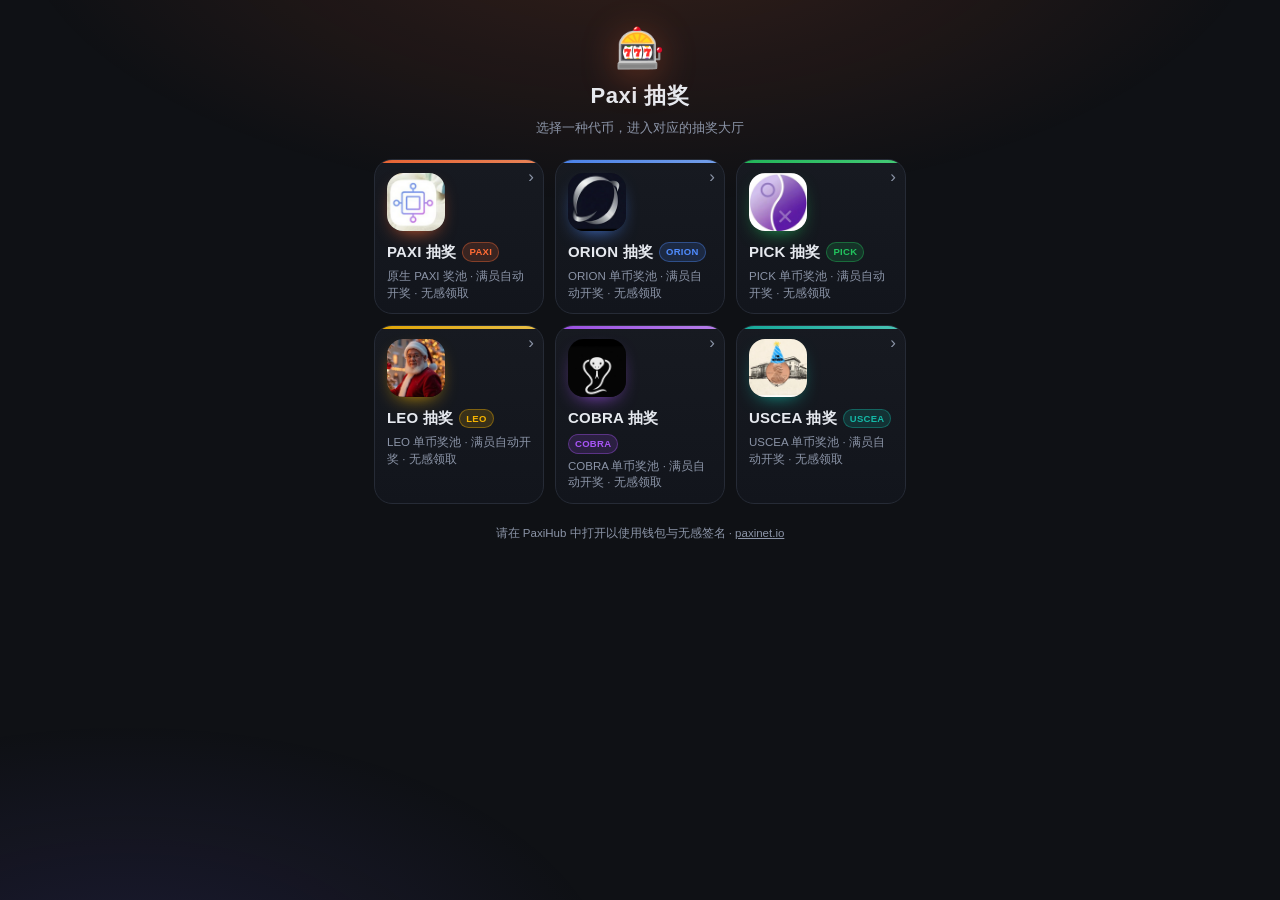
<file: index.html>
<!DOCTYPE html>
<html lang="zh-CN">
<head>
<meta charset="utf-8" />
<meta name="viewport" content="width=device-width, initial-scale=1, viewport-fit=cover" />
<meta name="theme-color" content="#0f1115" />
<meta name="mobile-web-app-capable" content="yes" />
<meta name="apple-mobile-web-app-capable" content="yes" />
<meta name="apple-mobile-web-app-status-bar-style" content="black-translucent" />
<meta name="apple-mobile-web-app-title" content="Paxi 抽奖" />
<meta name="format-detection" content="telephone=no" />
<title>Paxi 抽奖</title>
<link rel="icon" href="./icon.svg" type="image/svg+xml" />
<!--
  说明（给维护者）：
  · 本页只是门户，六套单币抽奖前端分别在 ./paxi/ ./orion/ ./pick/ ./leo/ ./cobra/ ./uscea/，
    它们是同一份代码（tools/build_sites.py 一键生成），只有 config.js / manifest.json / 图标不同。
  · 单币模型：币先充入合约内部余额，参与/建池/领奖均从内部余额扣，
    开无感签名后全程不弹钱包（充值/提现除外）。
  · 主站 paxi-game-hub 里的抽奖入口指向的就是本仓库根路径，所以门户放在根目录
    是刻意的 —— 主站一行都不用改。
  · 本页**故意不注册 Service Worker**：旧版根目录那个 scope=/ 的 SW 需要被
    根 sw.js（自杀脚本）顶掉，注册反而会来回反复。详见根 sw.js 的注释。
  · 每个子目录的链接用 "./xxx/" 结尾（目录形式），由 Pages 自动补 index.html，
    这样也保证了子站 SW 的 scope 天然限定在各自目录内。
  · 版式：一行三个，六张卡片正好两行。320px 最窄屏不折行。
  · 各站的合约地址在各自 config.js 的 contract 字段，本页不涉及链上调用。
  · 旧双币版 tkcc/ 目录保留在仓库中但不再列入门户（已被单币版替代）。
-->
<style>
  :root {
    color-scheme: dark;
    --bg: #0f1115;
    --card: #171a21;
    --card-2: #12151c;
    --line: #262b36;
    --txt: #e6e9ef;
    --muted: #8b94a7;
    --gap: 11px;
    --pad: 14px;              /* 页面左右留白 */
  }
  * { box-sizing: border-box; }
  html, body { height: 100%; }
  body {
    margin: 0;
    background: var(--bg);
    color: var(--txt);
    font: 15px/1.6 -apple-system, BlinkMacSystemFont, "PingFang SC", "Microsoft YaHei", sans-serif;
    -webkit-tap-highlight-color: transparent;
    -webkit-text-size-adjust: 100%;
    overflow-x: clip;
  }
  body::before {
    content: "";
    position: fixed;
    inset: 0;
    background:
      radial-gradient(900px 420px at 50% -10%, rgba(255, 107, 53, .16), transparent 70%),
      radial-gradient(700px 380px at 10% 110%, rgba(108, 92, 231, .14), transparent 70%);
    pointer-events: none;
  }
  .wrap {
    position: relative;
    max-width: 560px;
    margin: 0 auto;
    padding: calc(28px + env(safe-area-inset-top)) var(--pad) calc(24px + env(safe-area-inset-bottom));
  }

  header { text-align: center; margin-bottom: 20px; }
  .logo { font-size: 40px; line-height: 1; filter: drop-shadow(0 6px 18px rgba(255, 107, 53, .35)); }
  h1 { margin: 10px 0 5px; font-size: 22px; font-weight: 800; letter-spacing: .5px; }
  .sub { margin: 0; color: var(--muted); font-size: 13px; }

  /* ===== 一行三个（移动端优先，4 张卡片两行放完 3+1） ===== */
  .list {
    display: grid;
    grid-template-columns: repeat(3, minmax(0, 1fr));
    gap: var(--gap);
    align-items: stretch;
  }

  a.card {
    position: relative;
    display: flex; flex-direction: column;
    gap: 9px;
    padding: 13px 12px 12px;
    background: linear-gradient(180deg, var(--card), var(--card-2));
    border: 1px solid var(--line);
    border-radius: 18px;
    text-decoration: none; color: inherit;
    overflow: hidden;
    min-width: 0;                       /* 关键：允许在 grid 里被压缩，否则会撑破一行 */
    transition: transform .14s ease, border-color .14s ease, box-shadow .14s ease;
  }
  /* 卡片顶部一抹主色，代替原来的大色块 */
  a.card::after {
    content: "";
    position: absolute; inset: 0 0 auto;
    height: 3px;
    background: linear-gradient(90deg, var(--ac), var(--ac2));
    opacity: .9;
  }
  a.card:active { transform: scale(.975); }
  a.card:hover { border-color: var(--ac); box-shadow: 0 12px 34px -16px var(--ac); }

  .ic {
    width: 58px; height: 58px;
    border-radius: 16px;
    object-fit: cover;
    display: block;
    background: #0b0d12;
    box-shadow: 0 8px 20px -10px var(--ac), 0 0 0 1px rgba(255,255,255,.06) inset;
  }
  /* 三列布局下，窄屏进一步压缩图标与字号，保证 320px 也不折行/不溢出 */
  @media (max-width: 380px) {
    .ic { width: 40px; height: 40px; border-radius: 11px; }
    a.card { padding: 11px 9px 10px; gap: 7px; }
    .name { font-size: 13px; }
    .desc { font-size: 10.5px; line-height: 1.4; }
  }

  .body { min-width: 0; }
  .name {
    display: flex; align-items: center; flex-wrap: wrap; gap: 4px 6px;
    font-size: 15px; font-weight: 700; letter-spacing: .2px;
  }
  /* 代币名整体不折行。窄屏（320px）时让代币徽标掉到第二行，
     而不是把名字截成"ORION…"。实测 320px 下名字最长 89px < 可用 115px，不会溢出。 */
  .name span.t { white-space: nowrap; }
  .sym {
    flex: 0 0 auto;
    font-size: 9.5px; font-weight: 700; letter-spacing: .3px;
    padding: 1px 6px; border-radius: 999px;
    color: var(--ac);
    background: color-mix(in srgb, var(--ac) 16%, transparent);
    border: 1px solid color-mix(in srgb, var(--ac) 38%, transparent);
  }
  .desc {
    margin-top: 4px;
    font-size: 11.5px; line-height: 1.45; color: var(--muted);
    display: -webkit-box; -webkit-line-clamp: 2; -webkit-box-orient: vertical;
    overflow: hidden;
  }

  /* 四站全部上线，不再需要"营业中 / 即将开放"状态标签，
     改为卡片右上角一个「进入」箭头（绝对定位，不额外占高度）。 */
  .go {
    position: absolute; top: 8px; right: 9px;
    color: var(--muted); font-size: 17px; line-height: 1;
    transition: color .14s ease, transform .14s ease;
  }
  a.card:hover .go, a.card:active .go { color: var(--ac); transform: translateX(1px); }

  footer { margin-top: 20px; text-align: center; color: var(--muted); font-size: 11.5px; }
  footer a { color: var(--muted); }
</style>
</head>
<body>
<div class="wrap">
  <header>
    <div class="logo">🎰</div>
    <h1>Paxi 抽奖</h1>
    <p class="sub">选择一种代币，进入对应的抽奖大厅</p>
  </header>

  <div class="list">
    <a class="card" href="./paxi/" style="--ac:#ff6b35; --ac2:#ff8f5e">
      <img class="ic" src="./paxi/icon-128.png" alt="PAXI" width="58" height="58" decoding="async" />
      <div class="body">
        <div class="name"><span class="t">PAXI 抽奖</span><span class="sym">PAXI</span></div>
        <div class="desc">原生 PAXI 奖池 · 满员自动开奖 · 无感领取</div>
      </div>
      <span class="go">›</span>
    </a>

    <a class="card" href="./orion/" style="--ac:#4f8cff; --ac2:#7faeff">
      <img class="ic" src="./orion/icon-128.png" alt="ORION" width="58" height="58" decoding="async" />
      <div class="body">
        <div class="name"><span class="t">ORION 抽奖</span><span class="sym">ORION</span></div>
        <div class="desc">ORION 单币奖池 · 满员自动开奖 · 无感领取</div>
      </div>
      <span class="go">›</span>
    </a>

    <a class="card" href="./pick/" style="--ac:#22c55e; --ac2:#4ade80">
      <img class="ic" src="./pick/icon-128.png" alt="PICK" width="58" height="58" decoding="async" />
      <div class="body">
        <div class="name"><span class="t">PICK 抽奖</span><span class="sym">PICK</span></div>
        <div class="desc">PICK 单币奖池 · 满员自动开奖 · 无感领取</div>
      </div>
      <span class="go">›</span>
    </a>

    <a class="card" href="./leo/" style="--ac:#f5b301; --ac2:#ffd24d">
      <img class="ic" src="./leo/icon-128.png" alt="LEO" width="58" height="58" decoding="async" />
      <div class="body">
        <div class="name"><span class="t">LEO 抽奖</span><span class="sym">LEO</span></div>
        <div class="desc">LEO 单币奖池 · 满员自动开奖 · 无感领取</div>
      </div>
      <span class="go">›</span>
    </a>

    <a class="card" href="./cobra/" style="--ac:#a855f7; --ac2:#c98bff">
      <img class="ic" src="./cobra/icon-128.png" alt="COBRA" width="58" height="58" decoding="async" />
      <div class="body">
        <div class="name"><span class="t">COBRA 抽奖</span><span class="sym">COBRA</span></div>
        <div class="desc">COBRA 单币奖池 · 满员自动开奖 · 无感领取</div>
      </div>
      <span class="go">›</span>
    </a>

    <a class="card" href="./uscea/" style="--ac:#14b8a6; --ac2:#4fd6c4">
      <img class="ic" src="./uscea/icon-128.png" alt="USCEA" width="58" height="58" decoding="async" />
      <div class="body">
        <div class="name"><span class="t">USCEA 抽奖</span><span class="sym">USCEA</span></div>
        <div class="desc">USCEA 单币奖池 · 满员自动开奖 · 无感领取</div>
      </div>
      <span class="go">›</span>
    </a>
  </div>

  <footer>
    请在 PaxiHub 中打开以使用钱包与无感签名 · <a href="https://paxinet.io" target="_blank" rel="noopener">paxinet.io</a>
  </footer>
</div>
</body>
</html>
</file>
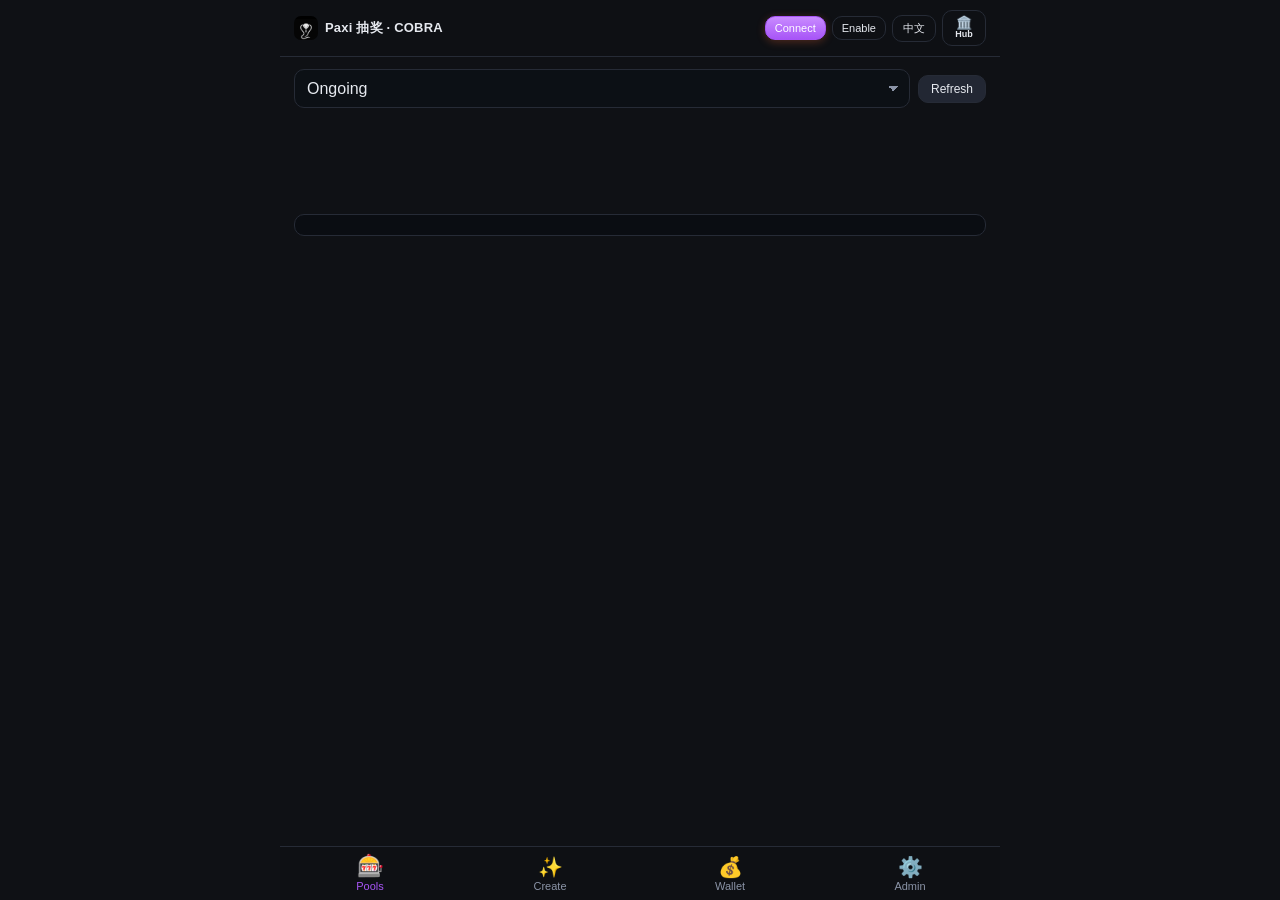
<file: cobra/index.html>
<!DOCTYPE html>
<html lang="zh-CN">
<head>
<meta charset="utf-8" />
<meta name="viewport" content="width=device-width, initial-scale=1, viewport-fit=cover" />

<!-- =====================================================================
     全局脚本错误兜底（必须最先执行）
     ===================================================================== -->
<script>
(function () {
  function show(text) {
    var b = document.getElementById('banner');
    if (b) { b.hidden = false; b.className = 'banner err'; b.textContent = text; }
    var lg = document.getElementById('log');
    if (lg) lg.textContent = '[' + new Date().toLocaleTimeString() + '] ' + text + '\n' + lg.textContent;
  }
  function later(text) {
    if (document.readyState === 'loading') {
      document.addEventListener('DOMContentLoaded', function () { show(text); });
    } else { show(text); }
  }
  window.addEventListener('error', function (ev) {
    var m = (ev && (ev.message || (ev.error && ev.error.message))) || '';
    var f = (ev && ev.filename) ? String(ev.filename).split('/').pop() : '';
    var line = ev && ev.lineno ? ':' + ev.lineno : '';
    var text = m
      ? '⚠️ 脚本错误：' + m + (f ? '（' + f + line + '）' : '')
      : '⚠️ 资源加载失败：' + ((ev && ev.target && (ev.target.src || ev.target.href)) || '未知');
    window.__lastError = text;
    later(text);
  }, true);
  window.addEventListener('unhandledrejection', function (ev) {
    var r = ev && ev.reason;
    window.__lastError = (r && r.message) || String(r);
  });
})();
</script>
<meta name="theme-color" content="#0f1115" />
<meta name="mobile-web-app-capable" content="yes" />
<meta name="apple-mobile-web-app-capable" content="yes" />
<meta name="apple-mobile-web-app-status-bar-style" content="black-translucent" />
<meta name="apple-mobile-web-app-title" content="Paxi 抽奖" />
<title>Paxi 抽奖</title>
<link rel="manifest" href="./manifest.json" />
<link rel="icon" href="./icon-192.png" type="image/png" sizes="192x192" />
<link rel="apple-touch-icon" href="./apple-touch-icon.png" />
<link rel="stylesheet" href="styles.css" />
</head>
<body>
<div class="app">

  <!-- ========== 顶栏 ========== -->
  <header class="topbar">
    <div class="brand"><img class="brand-ic" src="./icon-128.png" alt="" width="24" height="24" decoding="async" /><span>Paxi 抽奖</span></div>
    <div class="wallet">
      <button id="btnConnect" class="btn primary sm" data-i18n="wallet.connect">连接</button>
      <button id="btnSession" class="btn ghost sm" hidden data-i18n="wallet.openSession">开无感</button>
      <button id="btnLang" class="btn ghost sm lang-btn">EN</button>
      <span id="sessTag" class="tag" hidden data-i18n="wallet.sessionTag">无感</span>
      <a id="btnHome" class="btn ghost sm home-btn" href="../" title="返回门户 / Hub" style="text-decoration:none"><span class="home-ic">🏛️</span><span class="home-tx" data-i18n="wallet.home">门户</span></a>
    </div>
  </header>

  <div id="banner" class="banner" hidden></div>
  <div id="toastWrap" class="toast-wrap"></div>

  <main class="pages">

    <!-- ========== 奖池 ========== -->
    <section class="page" id="page-pools">
      <div id="claimsTop" class="claims-top" hidden>
        <div class="claims-title">
          <span data-i18n="pools.claimsTitle">🎁 待领奖</span><i class="claims-count" id="claimsCount"></i>
        </div>
        <div id="claimsTopList" class="list"></div>
      </div>

      <div id="sessionCard" class="session-card" hidden>
        <div class="session-card-icon">💡</div>
        <div class="session-card-body">
          <div class="session-card-title" id="sessionCardTitle"></div>
          <div class="session-card-desc" id="sessionCardDesc"></div>
        </div>
        <button id="btnSessionCard" class="btn primary sm"></button>
      </div>

      <div class="rowbar">
        <select id="fStatus" class="inp">
          <option value="" data-i18n="pools.filter.ongoing">进行中</option>
          <option value="all" data-i18n="pools.filter.all">全部（含已结束）</option>
          <option value="open" data-i18n="pools.filter.open">报名中</option>
          <option value="full" data-i18n="pools.filter.full">已满员</option>
          <option value="drawn" data-i18n="pools.filter.drawn">已开奖</option>
          <option value="expired" data-i18n="pools.filter.expired">已过期</option>
        </select>
        <button id="btnRefresh" class="btn sm" data-i18n="common.refresh">刷新</button>
      </div>
      <div id="list" class="list"></div>
    </section>

    <!-- ========== 创建 ========== -->
    <section class="page" id="page-create" hidden>
      <h2 class="page-title" data-i18n="create.title">建池参数</h2>

      <label class="meta" data-i18n="create.people">人数上限</label>
      <input id="inpPeople" class="inp block" type="number" min="5" max="200" step="1" value="20"
             data-i18n-placeholder="create.peoplePh" placeholder="5 ~ 200" enterkeyhint="done" />

      <label class="meta" id="lblJoin" data-i18n="create.joinAmount">每份参与费（PAXI）</label>
      <input id="inpJoin" class="inp block" type="number" min="0" step="any"
             data-i18n-placeholder="create.joinAmountPh" placeholder="5 ~ 150000" enterkeyhint="done" />

      <div class="cost-box" id="costBox">
        <div class="cost-row"><span data-i18n="create.fee">建池费（upaxi）</span><b id="costCreate">—</b></div>
        <div class="cost-row"><span data-i18n="create.estPool">满员总奖池</span><b id="costPool">—</b></div>
        <div class="cost-row"><span data-i18n="create.estFirst">预计一等奖</span><b id="costFirst">—</b></div>
      </div>

      <button id="btnCreate" class="btn primary block" data-i18n="create.btn">建池并支付建池费</button>
      <p class="hint" style="text-align:center;margin-top:14px" data-i18n="create.hint">
        建池费全额进入奖池并转运营；满员后任何人可触发开奖。
      </p>
    </section>

    <!-- ========== 我的 ========== -->
    <section class="page" id="page-me" hidden>
      <h2 class="page-title" data-i18n="me.title">钱包</h2>

      <!-- 1. 充值 / 提现（置顶，最显眼） -->
      <div class="dep-card">
        <div class="row wrap">
          <input id="depAmount" class="inp" type="number" min="0" step="0.000001"
                 data-i18n-placeholder="me.amount" placeholder="数量" enterkeyhint="done" />
          <select id="depToken" class="inp">
            <option value="token" id="depOptToken"></option>
            <option value="paxi" id="depOptPaxi">PAXI</option>
          </select>
          <button id="btnDeposit" class="btn" data-i18n="me.deposit">充值</button>
          <button id="btnWithdraw" class="btn ghost" data-i18n="me.withdraw">提现</button>
        </div>
        <p class="hint" data-i18n="me.depositHint">充值进合约内部余额后，建池 / 参与 / 领取才能扣款；提现会回到链上钱包地址。</p>
      </div>

      <!-- 2. 余额：内部 | 链上，一行两列 -->
      <div class="bal-grid wb">
        <div class="bal">
          <div class="k head" data-i18n="me.intBalTitle">💰 合约内部余额</div>
          <div class="k" id="balIntLabel">内部 PAXI</div>
          <div class="v" id="balInt">0</div>
          <div id="balIntPaxiBox">
            <div class="k" data-i18n="me.intBalPaxi">内部 PAXI</div>
            <div class="v" id="balIntPaxi">0</div>
          </div>
        </div>
        <div class="bal">
          <div class="k head" data-i18n="me.walletTitle">👛 链上钱包</div>
          <div class="k" id="balTokLabel">链上 PAXI</div>
          <div class="v" id="balTok">0</div>
          <div id="balPaxiBox">
            <div class="k" data-i18n="me.paxiBal">链上 PAXI</div>
            <div class="v" id="balPaxi">0</div>
          </div>
        </div>
      </div>

      <!-- 3. 我的地址 -->
      <div class="bal addr-card">
        <div class="k" data-i18n="me.balAddr">我的地址</div>
        <div class="v addr" id="balAddr">—</div>
      </div>

      <div class="sess-row" id="sessRow">
        <div class="sess-info">
          <div class="k" data-i18n="sessStatus.label">无感会话</div>
          <div class="v off" id="sessStateText"></div>
          <div class="hint" id="sessGasText"></div>
        </div>
        <button id="btnSessionMe" class="btn sm"></button>
      </div>

      <details class="collapse me-sec" id="secClaims">
        <summary data-i18n="me.claims">🎁 待领奖</summary>
        <div id="myClaims" class="list"></div>
      </details>

      <details class="collapse me-sec" id="secCreated">
        <summary data-i18n="me.created">🏗️ 我建的池</summary>
        <div id="myCreated" class="list"></div>
      </details>

      <details class="collapse me-sec" id="secJoined">
        <summary data-i18n="me.joined">🎯 我参与的池</summary>
        <div id="myJoined" class="list"></div>
      </details>
    </section>

    <!-- ========== 管理（仅管理员可见） ========== -->
    <section class="page" id="page-admin" hidden>
      <h2 class="page-title" data-i18n="admin.title">管理员操作</h2>
      <p class="hint" data-i18n="admin.onlyAdmin">仅管理员地址可见本页</p>
      <p class="hint" id="adminsStatus"></p>
      <p class="hint" id="treasuryStatus"></p>
      <p class="hint" id="configStatus"></p>

      <div id="pauseBox" class="row wrap">
        <button id="btnPause" class="btn" data-i18n="admin.pause">暂停合约</button>
        <button id="btnResume" class="btn" data-i18n="admin.resume">恢复合约</button>
      </div>

      <h2 class="page-title" data-i18n="admin.opsConfig">运营配置</h2>
      <div class="row wrap">
        <input id="inpTreasury" class="inp" style="flex:1;min-width:220px"
               data-i18n-placeholder="admin.setTreasury" autocomplete="off" spellcheck="false"
               placeholder="运营金库地址" />
        <button id="btnSetTreasury" class="btn" data-i18n="admin.setTreasuryBtn">写入</button>
      </div>
      <div class="row wrap">
        <input id="inpFee" class="inp" type="number" min="1" max="50" step="1" style="flex:1;min-width:120px"
               data-i18n-placeholder="admin.setFee" placeholder="建池费（upaxi）" enterkeyhint="done" />
        <button id="btnSetFee" class="btn" data-i18n="admin.setFeeBtn">写入</button>
      </div>
      <div class="row wrap">
        <input id="inpTimeout" class="inp" type="number" min="1" step="1" style="flex:1;min-width:120px"
               data-i18n-placeholder="admin.cancelTimeout" placeholder="超时秒数" enterkeyhint="done" />
        <button id="btnSetTimeout" class="btn" data-i18n="admin.setTimeoutBtn">写入</button>
      </div>

      <details class="collapse">
        <summary data-i18n="admin.burnMode">销毁方式（非 PAXI 的 6%）</summary>
        <select id="burnMode" class="inp block">
          <option value="0" data-i18n="admin.burn0">0 · 转运营</option>
          <option value="1" data-i18n="admin.burn1">1 · 销毁</option>
          <option value="2" data-i18n="admin.burn2">2 · 黑洞</option>
        </select>
        <div class="row wrap">
          <input id="inpBurnAddr" class="inp" style="flex:1;min-width:220px"
                 data-i18n-placeholder="admin.burnAddr" autocomplete="off" spellcheck="false"
                 placeholder="黑洞地址（仅模式 2 / Native 销毁需要）" />
          <button id="btnApplyBurn" class="btn" data-i18n="admin.applyBurnMode">应用销毁方式</button>
        </div>
        <p class="hint" id="burnHint"></p>
      </details>

      <details class="collapse">
        <summary data-i18n="admin.adminList">管理员</summary>
        <div id="adminListBox" class="meta"></div>
        <div class="row wrap">
          <input id="inpAddAdmin" class="inp" style="flex:1;min-width:220px"
                 data-i18n-placeholder="admin.addAdmin" autocomplete="off" spellcheck="false"
                 placeholder="新增管理员地址" />
          <button id="btnAddAdmin" class="btn" data-i18n="admin.updateAdminBtn">更新</button>
        </div>
        <div class="row wrap">
          <input id="inpRmAdmin" class="inp" style="flex:1;min-width:220px"
                 data-i18n-placeholder="admin.removeAdmin" autocomplete="off" spellcheck="false"
                 placeholder="移除管理员地址" />
          <button id="btnRmAdmin" class="btn ghost" data-i18n="admin.updateAdminBtn">更新</button>
        </div>
      </details>
    </section>

  </main>

  <nav class="tabbar">
    <button class="tab active" data-tab="pools">
      <span class="ico">🎰</span><span data-i18n="nav.tabPools">奖池</span>
    </button>
    <button class="tab" data-tab="create">
      <span class="ico">✨</span><span data-i18n="nav.tabCreate">创建</span>
    </button>
    <button class="tab" data-tab="me">
      <span class="ico">💰</span><span data-i18n="nav.tabMe">钱包</span><i class="dot" id="tabMeDot" hidden></i>
    </button>
    <button class="tab" data-tab="admin" id="tabAdmin" hidden>
      <span class="ico">⚙️</span><span data-i18n="nav.tabAdmin">管理</span>
    </button>
  </nav>

  <pre id="log" class="log"></pre>
</div>

<script>
  if ('serviceWorker' in navigator) {
    window.addEventListener('load', () => {
      navigator.serviceWorker.register('./sw.js').catch(() => {});
    });
  }
</script>

<!-- =====================================================================
     交易 / 加密库加载器：本地 vendor 优先 + CDN 兜底
     ===================================================================== -->
<script type="importmap">
{
  "imports": {
    "@noble/hashes/crypto": "./vendor/hashes/crypto.js",
    "@noble/hashes/utils": "./vendor/hashes/utils.js"
  }
}
</script>
<script type="module">
  const errs = [];
  async function importAny(label, urls) {
    for (const u of urls) {
      try { return await import(u); } catch (e) { errs.push(label + ' ← ' + u + ' : ' + (e && e.message)); }
    }
    throw new Error(label + ': all sources failed');
  }
  try {
    window.nobleSecp256k1 = await importAny('secp256k1', [
      './vendor/secp256k1.mjs',
      'https://cdn.jsdelivr.net/npm/@noble/secp256k1@2.1.0/index.min.js',
      'https://esm.sh/@noble/secp256k1@2.1.0',
    ]);
  } catch (e) { errs.push(e.message); }
  try {
    const [s, r] = await Promise.all([
      importAny('hashes/sha256', [
        './vendor/hashes/sha256.js',
        'https://cdn.jsdelivr.net/npm/@noble/hashes@1.4.0/esm/sha256.js',
        'https://esm.sh/@noble/hashes@1.4.0/sha256',
      ]),
      importAny('hashes/ripemd160', [
        './vendor/hashes/ripemd160.js',
        'https://cdn.jsdelivr.net/npm/@noble/hashes@1.4.0/esm/ripemd160.js',
        'https://esm.sh/@noble/hashes@1.4.0/ripemd160',
      ]),
    ]);
    window.nobleHashes = { sha256: s.sha256, ripemd160: r.ripemd160 };
  } catch (e) { errs.push(e.message); }
  try {
    const m = await importAny('bech32', ['./vendor/bech32.mjs', 'https://esm.sh/bech32@2.0.0']);
    window.bech32 = m.bech32 || (m.default && m.default.bech32) || m.default;
  } catch (e) { errs.push(e.message); }
  window.__cryptoErrors = errs;
  window.dispatchEvent(new Event('crypto-ready'));
</script>

<script>
  function loadScript(src) {
    return new Promise((resolve) => {
      const s = document.createElement('script');
      s.src = src;
      s.onload = () => resolve(true);
      s.onerror = () => resolve(false);
      document.head.appendChild(s);
    });
  }
  (async () => {
    if (typeof Long === 'undefined') await loadScript('./vendor/long.umd.js');
    if (typeof Long === 'undefined') await loadScript('https://cdn.jsdelivr.net/npm/long@5.2.3/umd/index.js');
    let ok = await loadScript('./vendor/paxi-cosmjs.umd.js');
    if (ok && typeof PaxiCosmJS === 'undefined') ok = false;
    if (!ok) ok = await loadScript('https://mainnet-api.paxinet.io/resources/js/paxi-cosmjs.umd.js');
    window.__cosmjsReady = !!(ok && typeof PaxiCosmJS !== 'undefined');
    window.dispatchEvent(new Event('cosmjs-ready'));
  })();
</script>

<!-- 站点名称 / 主色来自 config.js，页面本身无需按站修改 -->
<script src="hash.js"></script>
<script src="config.js"></script>
<script>
  (function () {
    var C = window.CJ_CONFIG || {};
    if (C.appTitle) {
      document.title = C.appTitle;
      var brand = document.querySelector('.topbar .brand');
      if (brand) {
        brand.innerHTML = '<img class="brand-ic" src="./icon-128.png" alt="" width="24" height="24" decoding="async" />';
        var bt = document.createElement('span');
        bt.textContent = C.appTitle;
        brand.appendChild(bt);
      }
      var meta = document.querySelector('meta[name="apple-mobile-web-app-title"]');
      if (meta) meta.setAttribute('content', C.appTitle);
    }
    if (C.accent) { document.documentElement.style.setProperty('--pri', C.accent); document.documentElement.style.setProperty('--pri2', C.accent2 || C.accent); }
  })();
</script>
<script src="i18n.js"></script>
<script src="chain.js"></script>
<script src="session.js"></script>
<script src="lottery.js"></script>
<script src="app.js"></script>
</body>
</html>
</file>
<file: cobra/styles.css>
/* ============================================================
 * Paxi 抽奖 · 暗色移动端主题
 * ============================================================ */
:root {
  color-scheme: dark;
  --bg: #0f1115;
  --card: #171a21;
  --card-2: #12151c;
  --line: #262b36;
  --txt: #e6e9ef;
  --muted: #8b94a7;
  --pri: #ff6b35;
  --pri2: #ff8f5e;
  --ok: #2ecc71;
  --warn: #f5a623;
  --err: #ff4d4f;
  --gold: #ffb400;
  --gold-2: #ff8f5e;
}
* { box-sizing: border-box; }
html, body { height: 100%; }
body {
  margin: 0;
  background: var(--bg);
  color: var(--txt);
  font: 14px/1.55 -apple-system, BlinkMacSystemFont, "PingFang SC", "Microsoft YaHei", sans-serif;
  -webkit-tap-highlight-color: transparent;
  overflow-x: clip;
}
.app { max-width: 720px; margin: 0 auto; min-height: 100vh; }

/* ============================================================
 * 顶栏
 * ============================================================ */
.topbar {
  position: sticky; top: 0; z-index: 20;
  display: flex; align-items: center; justify-content: space-between;
  gap: 8px;
  padding: 10px 14px;
  padding-top: calc(10px + env(safe-area-inset-top));
  background: rgba(15,17,21,.92);
  backdrop-filter: saturate(140%) blur(10px);
  -webkit-backdrop-filter: saturate(140%) blur(10px);
  border-bottom: 1px solid var(--line);
}
.topbar .brand { display: flex; align-items: center; gap: 7px; min-width: 0; font-size: 13px; font-weight: 700; letter-spacing: .2px; }
/* 品牌文字**照旧自然折行**（不加 nowrap/省略号）：窄屏上右侧钱包按钮占位大，
   强行单行会把 "Paxi 抽奖 · TKCC" 截成 "Paxi 抽奖 · T…"，比折行更难看。 */
.topbar .brand > span { min-width: 0; line-height: 1.25; word-break: break-word; }
/* 品牌标记：本站代币图。24px 展示，取 128px 源图，2x 屏清晰且不拖首屏 */
.topbar .brand .brand-ic { width: 24px; height: 24px; border-radius: 7px; object-fit: cover; display: block; flex: 0 0 auto; }
.topbar .wallet { display: flex; align-items: center; gap: 6px; flex-wrap: wrap; justify-content: flex-end; }
.topbar .addr { font-size: 11px; color: var(--muted); }
.tag {
  background: rgba(46,204,113,.15); color: var(--ok);
  padding: 2px 8px; border-radius: 10px; font-size: 11px;
}

/* ============================================================
 * Banner
 * ============================================================ */
.banner {
  margin: 10px 14px 0;
  padding: 10px 12px;
  border-radius: 10px;
  font-size: 13px;
  word-break: break-word;
}
.banner.info { background: rgba(255,107,53,.12); color: var(--pri2); }
.banner.warn { background: rgba(245,166,35,.12); color: var(--warn); }
.banner.err  { background: rgba(255,77,79,.12);  color: var(--err); }

/* ============================================================
 * 页面容器
 * ============================================================ */
.pages { padding: 12px 14px 96px; }
.page { animation: pageIn .18s ease; }
@keyframes pageIn {
  from { opacity: 0; transform: translateY(6px); }
  to   { opacity: 1; transform: none; }
}
.page-title { font-size: 14px; font-weight: 700; margin: 18px 0 8px; color: var(--txt); }
.page-title:first-child { margin-top: 4px; }

/* ============================================================
 * 通用组件
 * ============================================================ */
.btn {
  display: inline-flex; align-items: center; justify-content: center;
  gap: 6px;
  background: #222733; color: var(--txt);
  border: 1px solid var(--line);
  padding: 8px 14px;
  border-radius: 10px;
  cursor: pointer;
  font-size: 13px;
  font-family: inherit;
  transition: border-color .15s, background .15s, transform .08s;
  -webkit-user-select: none; user-select: none;
  touch-action: manipulation;
}
.btn:hover { border-color: #3a4152; }
.btn:active { transform: scale(.97); }
.btn.primary {
  background: linear-gradient(180deg, var(--pri2), var(--pri));
  border-color: var(--pri); color: #fff;
  box-shadow: 0 2px 8px rgba(255,107,53,.28);
}
.btn.primary:hover { filter: brightness(1.05); }
.btn.ghost { background: transparent; }
.btn.block { width: 100%; padding: 12px; font-size: 15px; margin-top: 10px; }
.btn.sm { padding: 6px 12px; font-size: 12px; }
/* 语言切换：固定最小宽度，避免 EN ↔ 中文 切换时顶栏按钮宽度抖动、整排位移 */
.lang-btn { min-width: 44px; text-align: center; padding-left: 6px; padding-right: 6px; }
/* 顶栏按钮整体调小：开无感 / EN / 门户 同排更紧凑 */
.topbar .wallet .btn.sm { padding: 5px 9px; font-size: 11px; }
.topbar .wallet .home-btn .home-ic { font-size: 13px; }
.topbar .wallet .home-btn .home-tx { font-size: 9px; }
/* 唯一一条 disabled 规则：交易在途 / 不可用态 */
.btn:disabled { opacity: .55; cursor: not-allowed; pointer-events: none; }

.inp {
  background: #0c1015; color: var(--txt);
  border: 1px solid var(--line);
  padding: 10px 12px;
  border-radius: 10px;
  /* ⚠️ iOS 聚焦时字号 < 16px 会强制放大整页 —— 必须 >= 16px */
  font-size: 16px;
  font-family: inherit;
  width: 100%;
  outline: none;
  transition: border-color .15s;
}
.inp:focus { border-color: var(--pri); }
.inp.block { margin: 6px 0; }
select.inp {
  appearance: none; -webkit-appearance: none; padding-right: 30px;
  background-image: linear-gradient(45deg, transparent 50%, var(--muted) 50%),
                    linear-gradient(135deg, var(--muted) 50%, transparent 50%);
  background-position: calc(100% - 16px) 50%, calc(100% - 11px) 50%;
  background-size: 5px 5px, 5px 5px;
  background-repeat: no-repeat;
}

.hint { color: var(--muted); font-size: 12px; margin: 6px 0; }
.row  { display: flex; gap: 10px; align-items: center; }
.row.wrap { flex-wrap: wrap; margin-top: 10px; }
.rowbar { display: flex; align-items: center; gap: 8px; margin-bottom: 10px; }
.rowbar .inp { flex: 1; }

/* 可点击复制：允许选择（复制失败时的兜底提示是"长按手动选择"），
   -webkit-touch-callout 只禁长按系统菜单，不禁选择本身 */
.copyable {
  cursor: pointer;
  border-bottom: 1px dashed var(--muted);
  padding-bottom: 1px;
  -webkit-user-select: text; user-select: text;
  -webkit-touch-callout: none;
  touch-action: manipulation;
}
.copyable:active { opacity: .55; }

/* ============================================================
 * 待领奖（奖池页顶部）
 * ============================================================ */
.claims-top {
  margin-bottom: 14px;
  padding: 12px 12px 4px;
  border: 1px solid rgba(255,180,0,.38);
  border-radius: 14px;
  background: linear-gradient(135deg, rgba(255,180,0,.12), rgba(255,107,53,.06));
  box-shadow: 0 0 0 3px rgba(255,180,0,.06);
}
.claims-top[hidden] { display: none; }
.claims-title {
  display: flex; align-items: center; gap: 8px;
  font-size: 14px; font-weight: 800; color: var(--gold);
  letter-spacing: .3px;
  margin-bottom: 8px;
}
.claims-count {
  min-width: 20px; height: 20px; padding: 0 6px;
  display: inline-flex; align-items: center; justify-content: center;
  border-radius: 10px;
  background: linear-gradient(135deg, var(--gold), var(--gold-2));
  color: #2b1a00; font-size: 11px; font-weight: 800; font-style: normal;
}
.claims-count[hidden] { display: none; }

/* ============================================================
 * 无感引导卡片
 * ============================================================ */
.session-card {
  display: flex; align-items: center; gap: 10px;
  padding: 12px 14px; margin-bottom: 12px;
  background: linear-gradient(135deg, rgba(255,107,53,.12), rgba(255,143,94,.06));
  border: 1px solid rgba(255,107,53,.3);
  border-radius: 12px;
}
.session-card[hidden] { display: none; }
.session-card-icon { font-size: 24px; line-height: 1; }
.session-card-body { flex: 1; min-width: 0; }
.session-card-title { font-size: 13px; font-weight: 700; color: var(--pri2); }
.session-card-desc  { font-size: 12px; color: var(--muted); margin-top: 2px; }

/* ============================================================
 * 奖池列表
 * ============================================================ */
.list { display: flex; flex-direction: column; gap: 12px; }

.item {
  position: relative;
  background: var(--card);
  border: 1px solid var(--line);
  border-radius: 14px;
  padding: 14px;
  overflow: hidden;
}
.item::before {
  content: '';
  position: absolute; left: 0; top: 0; bottom: 0; width: 3px;
  background: var(--line);
}
.item.is-open::before     { background: linear-gradient(180deg, var(--pri), var(--pri2)); }
.item.is-full::before     { background: linear-gradient(180deg, var(--warn), #ffcf6e); }
.item.is-drawn::before    { background: linear-gradient(180deg, var(--ok), #7ee8a8); }
.item.is-refunded::before { background: #59617a; }
.item.is-expired::before   { background: #59617a; }
.item.is-expired           { opacity: .72; }
.item.is-expired::before   { background: #59617a; }

.item-top { display: flex; align-items: center; gap: 6px; flex-wrap: wrap; margin-bottom: 8px; }
.item-top .id { font-weight: 700; font-size: 15px; }
.st {
  font-size: 11px; padding: 2px 8px; border-radius: 8px;
  background: #222733; color: var(--muted); white-space: nowrap;
}
.st.open     { background: rgba(255,107,53,.15);  color: var(--pri2); }
.st.full     { background: rgba(245,166,35,.15);  color: var(--warn); }
.st.drawn    { background: rgba(46,204,113,.15);  color: var(--ok); }
.st.refunded { background: rgba(139,148,167,.15); color: var(--muted); }
.st.expired   { background: rgba(139,148,167,.15); color: var(--muted); }
.st.mine     { background: rgba(120,140,255,.15); color: #9aa8ff; }
.st.joined   { background: rgba(46,204,113,.12);  color: #55e08c; }
.st.first    { background: linear-gradient(135deg, var(--gold), var(--gold-2)); color: #2b1a00; font-weight: 700; }
.st.second   { background: rgba(46,204,113,.2); color: #55e08c; font-weight: 700; }

.meta { color: var(--muted); font-size: 12px; margin: 3px 0; word-break: break-all; }
.meta b { color: var(--txt); font-weight: 600; }
.meta .left { color: var(--warn); font-weight: 600; }

.bar { height: 6px; background: #222733; border-radius: 4px; margin: 10px 0 6px; overflow: hidden; }
.bar i {
  display: block; height: 100%;
  background: linear-gradient(90deg, var(--pri), var(--pri2));
  transition: width .35s ease;
}
.item.is-full .bar i  { background: linear-gradient(90deg, var(--warn), #ffcf6e); }
.item.is-drawn .bar i { background: linear-gradient(90deg, var(--ok), #7ee8a8); }

.acts { display: flex; gap: 8px; flex-wrap: wrap; margin-top: 10px; }
.acts .btn { flex: 1 1 auto; }
/* 分享按钮不占满整行，跟"参与"并排 */
.acts .share-btn { flex: 0 0 auto; padding: 6px 12px; }

.item.highlight { border-color: var(--pri); animation: highlightPulse 1.6s ease-in-out 3; }
@keyframes highlightPulse {
  0%, 100% { box-shadow: 0 0 0 0 rgba(255,107,53,0); }
  50%      { box-shadow: 0 0 0 8px rgba(255,107,53,.20); }
}

/* ============================================================
 * 中奖 / 未中奖横幅
 * ============================================================ */
.win-banner {
  display: flex; align-items: center; gap: 8px; flex-wrap: wrap;
  margin-top: 10px; padding: 12px 14px;
  border-radius: 12px; font-size: 14px; font-weight: 700; letter-spacing: .3px;
}
/* 我能领多少：跟在"恭喜你，中了一等奖！"后面，窄屏自动换行、靠右对齐 */
.win-banner .amt {
  margin-left: auto; font-size: 13px; font-weight: 800;
  letter-spacing: 0; white-space: nowrap; word-break: normal;
}
.win-banner .ico { font-size: 20px; }
.win-banner.first {
  background: linear-gradient(135deg, rgba(255,180,0,.18), rgba(255,107,53,.14));
  color: var(--gold); border: 1px solid rgba(255,180,0,.35);
  animation: goldPulse 2.4s ease-in-out infinite;
}
@keyframes goldPulse {
  0%,100% { box-shadow: 0 0 0 0 rgba(255,180,0,0); }
  50%     { box-shadow: 0 0 0 6px rgba(255,180,0,.08); }
}
.win-banner.second {
  background: linear-gradient(135deg, rgba(46,204,113,.15), rgba(46,204,113,.08));
  color: var(--ok); border: 1px solid rgba(46,204,113,.32);
}
.win-banner.none {
  background: rgba(139,148,167,.10); color: var(--muted);
  border: 1px solid rgba(139,148,167,.18); font-weight: 500;
}
.win-banner.claimed { opacity: .6; font-weight: 600; }

.claim-btn {
  display: flex; align-items: center; justify-content: center; gap: 8px;
  width: 100%; margin-top: 10px; padding: 14px;
  border-radius: 12px; border: none;
  font-family: inherit; font-size: 16px; font-weight: 800; letter-spacing: .5px;
  color: #2b1a00;
  background: linear-gradient(180deg, #ffd066, #ffb400);
  box-shadow: 0 4px 14px rgba(255,180,0,.32);
  cursor: pointer; transition: transform .08s, filter .15s;
  touch-action: manipulation;
}
.claim-btn:active { transform: scale(.98); }
.claim-btn:hover  { filter: brightness(1.05); }
.claim-btn.second {
  color: #053b1f;
  background: linear-gradient(180deg, #7ee8a8, #2ecc71);
  box-shadow: 0 4px 14px rgba(46,204,113,.3);
}
.claim-btn:disabled { opacity: .6; cursor: not-allowed; }

/* ============================================================
 * 档位卡片 + 费用框
 * ============================================================ */
.tier-list { display: grid; grid-template-columns: 1fr; gap: 10px; margin: 4px 0 12px; }
.tier-card {
  position: relative;
  border: 2px solid var(--line);
  border-radius: 14px; padding: 16px;
  background: var(--card-2);
  cursor: pointer; transition: all .18s ease;
  -webkit-user-select: none; user-select: none;
}
.tier-card:active { transform: scale(.99); }
.tier-card.selected {
  border-color: var(--pri);
  background: linear-gradient(135deg, rgba(255,107,53,.08), rgba(255,143,94,.04));
  box-shadow: 0 0 0 3px rgba(255,107,53,.10);
}
.tier-card.selected::after {
  content: '✓';
  position: absolute; top: 12px; right: 14px;
  width: 22px; height: 22px;
  display: flex; align-items: center; justify-content: center;
  border-radius: 50%; background: var(--pri); color: #fff;
  font-weight: 700; font-size: 13px;
}
.tier-card h3 { margin: 0 0 8px; font-size: 16px; display: flex; align-items: center; gap: 8px; }
.tier-card .badge {
  padding: 2px 8px; border-radius: 8px;
  background: rgba(255,107,53,.15); color: var(--pri2);
  font-size: 11px; font-weight: 600;
}
.tier-card .meta { line-height: 1.75; }

.cost-box {
  background: var(--card); border: 1px solid var(--line);
  border-radius: 12px; padding: 12px 14px; margin: 12px 0 4px;
}
.cost-row { display: flex; justify-content: space-between; align-items: center; font-size: 13px; padding: 3px 0; }
.cost-row span { color: var(--muted); }
.cost-row b { font-weight: 700; }
.cost-row b.short { color: var(--err); }

/* ============================================================
 * 余额网格
 * ============================================================ */
.bal-grid { display: grid; grid-template-columns: repeat(3, 1fr); gap: 10px; margin: 4px 0 12px; }
.bal-grid .bal {
  background: var(--card); border: 1px solid var(--line);
  border-radius: 12px; padding: 12px 10px; text-align: center;
}
.bal-grid .bal .k { font-size: 11px; color: var(--muted); margin-bottom: 4px; }
.bal-grid .bal .v { font-size: 16px; font-weight: 700; word-break: break-all; }

/* ============================================================
 * 无感会话状态（我的页）
 * ============================================================ */
.sess-row {
  display: flex; align-items: center; gap: 12px;
  background: var(--card); border: 1px solid var(--line);
  border-radius: 12px; padding: 12px 14px; margin: 4px 0 12px;
}
.sess-info { flex: 1; min-width: 0; }
.sess-info .k { font-size: 11px; color: var(--muted); }
.sess-info .v { font-size: 14px; font-weight: 700; margin-top: 2px; }
.sess-info .v.on  { color: var(--ok); }
.sess-info .v.off { color: var(--muted); }
.sess-info .hint { margin: 2px 0 0; }
.sess-info .hint.low { color: var(--warn); }

/* ============================================================
 * 折叠区块
 * ============================================================ */
.collapse {
  background: var(--card); border: 1px solid var(--line);
  border-radius: 12px; padding: 4px 14px; margin: 4px 0 12px;
}
.collapse > summary {
  cursor: pointer; font-size: 14px; padding: 10px 0;
  list-style: none; color: var(--txt); position: relative;
  -webkit-user-select: none; user-select: none;
}
.collapse > summary::-webkit-details-marker { display: none; }
.collapse > summary::after {
  content: '▾'; position: absolute; right: 0;
  color: var(--muted); transition: transform .2s;
}
.collapse[open] > summary::after { transform: rotate(180deg); }
.collapse > .row { padding-bottom: 12px; }

/* 勾选行（创建页的"使用随机种子"） */
.chk {
  display: flex; align-items: flex-start; gap: 8px;
  font-size: 13px; color: var(--txt); line-height: 1.5;
  padding: 6px 0 10px; cursor: pointer;
}
.chk input { margin-top: 2px; width: 16px; height: 16px; flex: 0 0 auto; }

/* ============================================================
 * 底部 tabbar
 * ============================================================ */
.tabbar {
  position: fixed; left: 0; right: 0; bottom: 0; z-index: 30;
  display: flex;
  background: rgba(15,17,21,.96);
  backdrop-filter: saturate(140%) blur(12px);
  -webkit-backdrop-filter: saturate(140%) blur(12px);
  border-top: 1px solid var(--line);
  padding-bottom: env(safe-area-inset-bottom);
  max-width: 720px; margin: 0 auto;
}
.tabbar .tab {
  position: relative;
  flex: 1;
  display: flex; flex-direction: column; align-items: center; justify-content: center;
  gap: 3px; padding: 10px 0 8px;
  background: transparent; border: none;
  color: var(--muted); font-size: 11px; font-family: inherit;
  cursor: pointer; transition: color .15s;
  -webkit-user-select: none; user-select: none; touch-action: manipulation;
}
.tabbar .tab .ico { font-size: 20px; line-height: 1; transition: transform .2s; }
.tabbar .tab.active { color: var(--pri); }
.tabbar .tab.active .ico { transform: translateY(-2px) scale(1.08); }
/* 未领奖红点 */
.tabbar .tab .dot {
  position: absolute; top: 8px; right: 50%; margin-right: -22px;
  width: 8px; height: 8px; border-radius: 50%;
  background: var(--err); box-shadow: 0 0 0 2px rgba(15,17,21,.9);
}
.tabbar .tab .dot[hidden] { display: none; }

/* ============================================================
 * 日志 / 空状态 / 骨架
 * ============================================================ */
.log {
  background: #0a0d12; border: 1px solid var(--line);
  border-radius: 10px; margin: 0 14px 14px; padding: 10px;
  color: var(--muted); font-size: 11px; font-family: ui-monospace, monospace;
  max-height: 140px; overflow: auto; white-space: pre-wrap;
}
.empty { text-align: center; color: var(--muted); padding: 28px 12px; font-size: 13px; }
.empty .big { font-size: 34px; display: block; margin-bottom: 6px; }

.skeleton {
  background: var(--card); border: 1px solid var(--line);
  border-radius: 14px; padding: 14px; margin-bottom: 12px;
}
.skeleton i {
  display: block; height: 12px; border-radius: 6px; margin-bottom: 10px;
  background: linear-gradient(90deg, #1c212a 25%, #262b36 37%, #1c212a 63%);
  background-size: 400% 100%;
  animation: shimmer 1.2s ease-in-out infinite;
}
.skeleton i.w40 { width: 40%; }
.skeleton i.w70 { width: 70%; }
@keyframes shimmer {
  0% { background-position: 100% 50%; }
  100% { background-position: 0 50%; }
}

/* ============================================================
 * 小屏适配
 * ============================================================ */
@media (max-width: 520px) {
  .topbar .brand { font-size: 15px; }
  .bal-grid { grid-template-columns: 1fr 1fr; }
  .bal-grid .bal:last-child { grid-column: 1 / -1; }
  .acts .btn { min-height: 44px; }
  .btn.sm { min-height: 40px; }
  .topbar .wallet .btn.sm { min-height: 34px; }
}

/* ============================================================
 * 优化新增：Toast / 中奖名单 / 热度 / 弹窗 / 统计 / 成就
 * ============================================================ */

/* Toast：轻量反馈，不占用 Banner（错误提示不被冲掉） */
.toast-wrap {
  position: fixed;
  top: calc(12px + env(safe-area-inset-top));
  left: 50%;
  transform: translateX(-50%);
  z-index: 200;
  display: flex;
  flex-direction: column;
  gap: 8px;
  align-items: center;
  pointer-events: none;
}
.toast {
  max-width: 90vw;
  padding: 10px 14px;
  border-radius: 12px;
  font-size: 13px;
  color: var(--txt);
  background: rgba(23, 26, 33, .96);
  border: 1px solid var(--line);
  box-shadow: 0 6px 24px rgba(0,0,0,.35);
  opacity: 0;
  transform: translateY(-8px);
  transition: opacity .2s, transform .2s;
}
.toast.show { opacity: 1; transform: translateY(0); }
.toast.info { border-color: rgba(255,107,53,.5); }
.toast.warn { border-color: rgba(245,166,35,.5); color: var(--warn); }
.toast.err  { border-color: rgba(255,77,79,.5);  color: var(--err); }

/* 中奖名单（对外脱敏，自己那条完整显示） */
.winners-box {
  margin-top: 10px;
  padding: 10px 12px;
  border-radius: 12px;
  background: rgba(255,255,255,.03);
  border: 1px solid var(--line);
}
.winners-title { font-size: 12px; color: var(--muted); margin-bottom: 6px; }
.winner {
  display: flex; align-items: center; gap: 6px; flex-wrap: wrap;
  padding: 3px 6px; font-size: 12px; border-radius: 8px;
}
.winner.first  { color: var(--gold); font-weight: 700; }
.winner.second { color: var(--ok);   font-weight: 600; }
.winner.me { background: rgba(255,180,0,.10); box-shadow: inset 0 0 0 1px rgba(255,180,0,.25); }
.winner .medal { font-size: 14px; }
.winner .me-tag {
  background: var(--gold); color: #2b1a00;
  border-radius: 6px; padding: 0 5px; font-size: 10px; font-weight: 800;
}
/* 中奖名单右侧的实际可领金额 */
.winner .amt {
  margin-left: auto; font-size: 12px; font-weight: 800;
  letter-spacing: 0; white-space: nowrap; word-break: normal;
}
/* 分配明细：名称 / 金额 / 占比三段。金额靠右，占比单独占一行，
   320px 宽屏也不会把金额挤成两行 */
.meta.dist { display: flex; align-items: baseline; gap: 6px; flex-wrap: wrap; }
.meta.dist .d-name { flex: 0 0 auto; }
.meta.dist .amt {
  margin-left: auto; font-weight: 800; color: var(--gold);
  white-space: nowrap; word-break: normal;
}
.meta.dist .pct { flex: 0 0 100%; font-size: 11px; color: var(--muted); }
.meta.dist.total {
  margin-top: 8px; padding-top: 6px;
  border-top: 1px dashed var(--line);
}
.meta.dist.total .amt { color: var(--txt); }

/* 热度标签 */
.hot-tag { font-size: 11px; padding: 2px 8px; border-radius: 8px; font-weight: 600; white-space: nowrap; }
.hot-tag.hot     { background: rgba(255,77,79,.14);  color: #ff7b7d; }
.hot-tag.closing { background: rgba(245,166,35,.16); color: var(--warn); }
.hot-tag.just    { background: rgba(46,204,113,.16); color: var(--ok); }

/* 预计一等奖 */
.meta.expected { color: var(--pri2); font-weight: 600; margin-top: 4px; }

/* 倒计时最后 1 小时标红 */
.item .left.soon, .modal .left.soon { color: var(--err); }

/* 弹窗 */
.modal-mask {
  position: fixed; inset: 0; z-index: 150;
  background: rgba(0,0,0,.65);
  display: flex; align-items: center; justify-content: center;
  padding: 20px;
  animation: fadeIn .15s ease;
}
@keyframes fadeIn { from { opacity: 0 } to { opacity: 1 } }
.modal {
  width: 100%; max-width: 380px; max-height: 85vh; overflow-y: auto;
  background: var(--card); border: 1px solid var(--line);
  border-radius: 16px; padding: 18px;
  box-shadow: 0 20px 60px rgba(0,0,0,.5);
  animation: pop .18s ease;
}
@keyframes pop { from { transform: scale(.95); opacity: 0 } to { transform: scale(1); opacity: 1 } }
.modal-title { margin: 0 0 12px; font-size: 16px; font-weight: 800; color: var(--gold); }
.mine-banner {
  margin: 6px 0 10px; padding: 10px 12px; border-radius: 10px;
  background: linear-gradient(135deg, rgba(255,180,0,.18), rgba(255,107,53,.12));
  color: var(--gold); font-weight: 700; text-align: center;
  border: 1px solid rgba(255,180,0,.35);
}

/* 分配明细折叠 */
.draw-detail { margin-top: 10px; border-top: 1px dashed var(--line); padding-top: 8px; }
.draw-detail > summary {
  cursor: pointer; font-size: 12px; color: var(--muted);
  user-select: none; list-style: none; padding: 4px 0; position: relative;
}
.draw-detail > summary::-webkit-details-marker { display: none; }
.draw-detail > summary::after { content: '▾'; position: absolute; right: 0; transition: transform .2s; }
.draw-detail[open] > summary::after { transform: rotate(180deg); }
.draw-detail .meta { margin: 4px 0; }
.participants { margin-top: 6px; max-height: 240px; overflow-y: auto; }

/* 我的页：统计 + 成就 */
.stats-grid { display: grid; grid-template-columns: repeat(4, 1fr); gap: 8px; margin: 8px 0 10px; }
.stats-grid .stat {
  background: var(--card); border: 1px solid var(--line);
  border-radius: 10px; padding: 8px 6px; text-align: center;
}
.stats-grid .stat .k { font-size: 10px; color: var(--muted); }
.stats-grid .stat .v { font-size: 16px; font-weight: 700; margin-top: 2px; }
.ach-row {
  display: flex; flex-wrap: wrap; gap: 6px; align-items: center;
  margin: 6px 0 12px; padding: 8px 10px;
  background: var(--card); border: 1px solid var(--line); border-radius: 12px;
}
.ach-label { font-size: 11px; color: var(--muted); margin-right: 4px; }
.ach {
  display: inline-flex; width: 28px; height: 28px; border-radius: 50%;
  align-items: center; justify-content: center; font-size: 14px;
  background: var(--card2, #1b1f28);
  filter: grayscale(1) opacity(.4); transition: filter .2s, transform .15s;
}
.ach.got {
  filter: none;
  background: linear-gradient(135deg, rgba(255,180,0,.18), rgba(255,107,53,.12));
  box-shadow: 0 0 0 1px rgba(255,180,0,.35);
}
.ach.got:hover { transform: scale(1.08); }

@media (prefers-reduced-motion: reduce) {
  .toast, .modal, .modal-mask { animation: none; transition: none; }
}

/* 顶栏返回门户按钮（<a> 与 button 同款视觉） */
.home-btn { text-decoration: none; display: inline-flex; flex-direction: column; align-items: center; justify-content: center; gap: 0; padding: 4px 10px; line-height: 1.1; min-width: 44px; }
.home-ic { font-size: 15px; }
.home-tx { font-size: 10px; font-weight: 600; }

/* ============================================================
 * 钱包页排版：充值置顶卡 + 内部/链上双列余额 + 地址卡
 * ============================================================ */
.dep-card {
  background: var(--card); border: 1px solid var(--line);
  border-radius: 12px; padding: 12px 14px; margin: 4px 0 12px;
}
.dep-card .row { margin: 0; }
.dep-card .hint { margin: 8px 0 0; }
.bal-grid.wb { grid-template-columns: 1fr 1fr; }
.bal-grid.wb .bal .k { margin-bottom: 2px; }
.bal-grid.wb .bal .k.head { font-weight: 700; margin-bottom: 8px; }
.bal-grid.wb .bal .v { font-size: 15px; }
#balIntPaxiBox, #balPaxiBox { margin-top: 8px; }
.bal-grid.wb .bal:last-child { grid-column: auto; }
.addr-card { text-align: center; margin: 0 0 12px; }
.addr-card .addr { font-size: 12px; word-break: break-all; }
</file>
